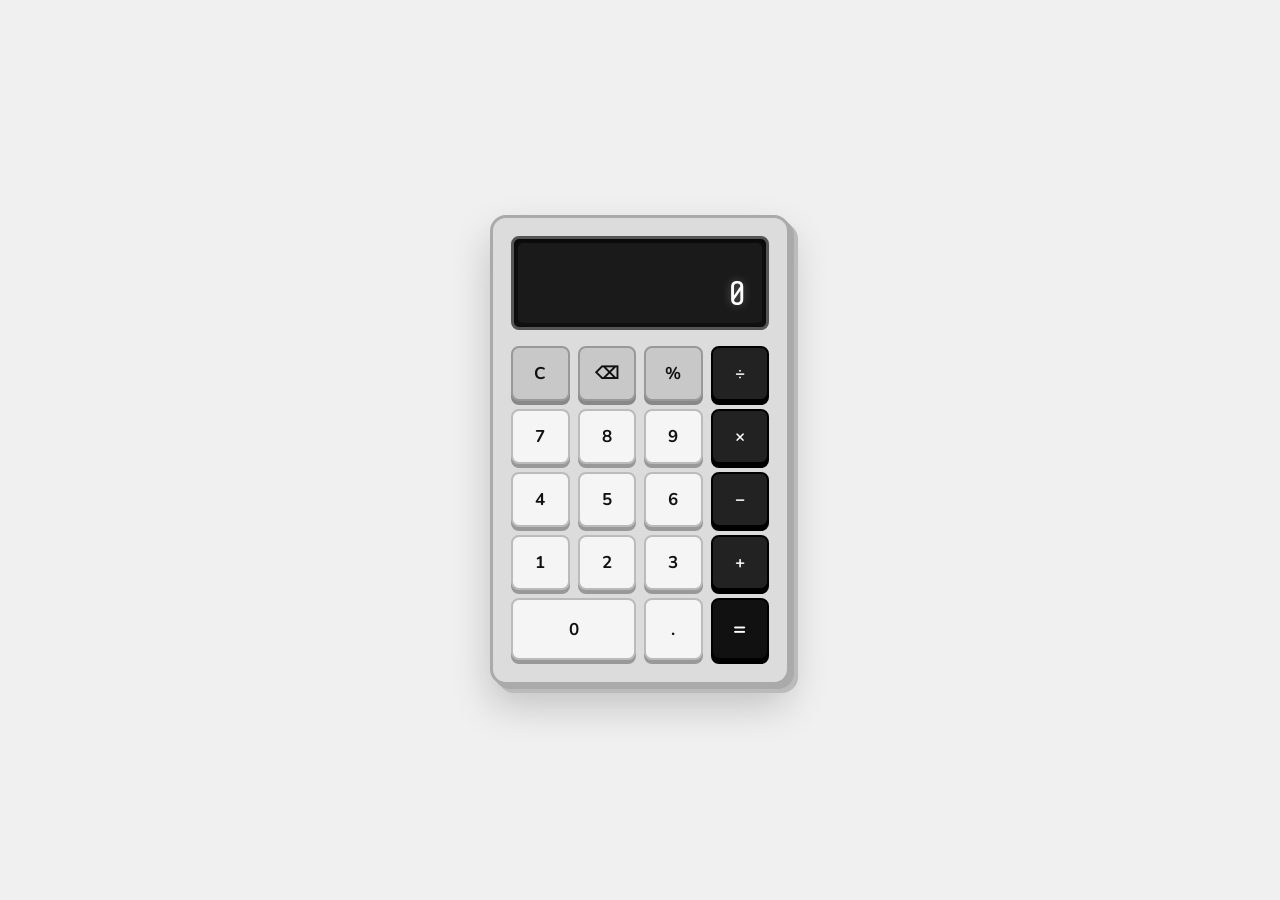
<file: calculator/index.html>
<!DOCTYPE html>
<html lang="en">
<head>
  <meta charset="UTF-8" />
  <meta name="viewport" content="width=device-width, initial-scale=1.0"/>
  <title>Calculator</title>
  <link href="https://fonts.googleapis.com/css2?family=Share+Tech+Mono&family=Nunito:wght@400;700;800&display=swap" rel="stylesheet">
  <link rel="stylesheet" href="style.css" />
</head>
<body>

  

  <div class="calculator-shell">

    

    <!-- Display -->
    <div class="display-wrapper">
      <div class="display-inner">
        <div class="expression-line" id="expression"></div>
        <div class="main-display" id="display">0</div>
      </div>
    </div>

    <!-- Buttons -->
    <div class="buttons">

      <!-- Row 1: Utility -->
      <button class="util" onclick="clearDisplay()">C</button>
      <button class="util" onclick="deleteLast()">⌫</button>
      <button class="util" onclick="appendToDisplay('%')">%</button>
      <button class="op"   onclick="appendToDisplay('/')">÷</button>

      <!-- Row 2 -->
      <button class="num" onclick="appendToDisplay('7')">7</button>
      <button class="num" onclick="appendToDisplay('8')">8</button>
      <button class="num" onclick="appendToDisplay('9')">9</button>
      <button class="op"  onclick="appendToDisplay('*')">×</button>

      <!-- Row 3 -->
      <button class="num" onclick="appendToDisplay('4')">4</button>
      <button class="num" onclick="appendToDisplay('5')">5</button>
      <button class="num" onclick="appendToDisplay('6')">6</button>
      <button class="op"  onclick="appendToDisplay('-')">−</button>

      <!-- Row 4 -->
      <button class="num" onclick="appendToDisplay('1')">1</button>
      <button class="num" onclick="appendToDisplay('2')">2</button>
      <button class="num" onclick="appendToDisplay('3')">3</button>
      <button class="op"  onclick="appendToDisplay('+')">+</button>

      <!-- Row 5 -->
      <button class="num span-two" onclick="appendToDisplay('0')">0</button>
      <button class="num" onclick="appendToDisplay('.')">.</button>
      <button class="equals" onclick="calculate()">=</button>

    </div>

  </div>

  <script src="script.js"></script>
</body>
</html>
</file>
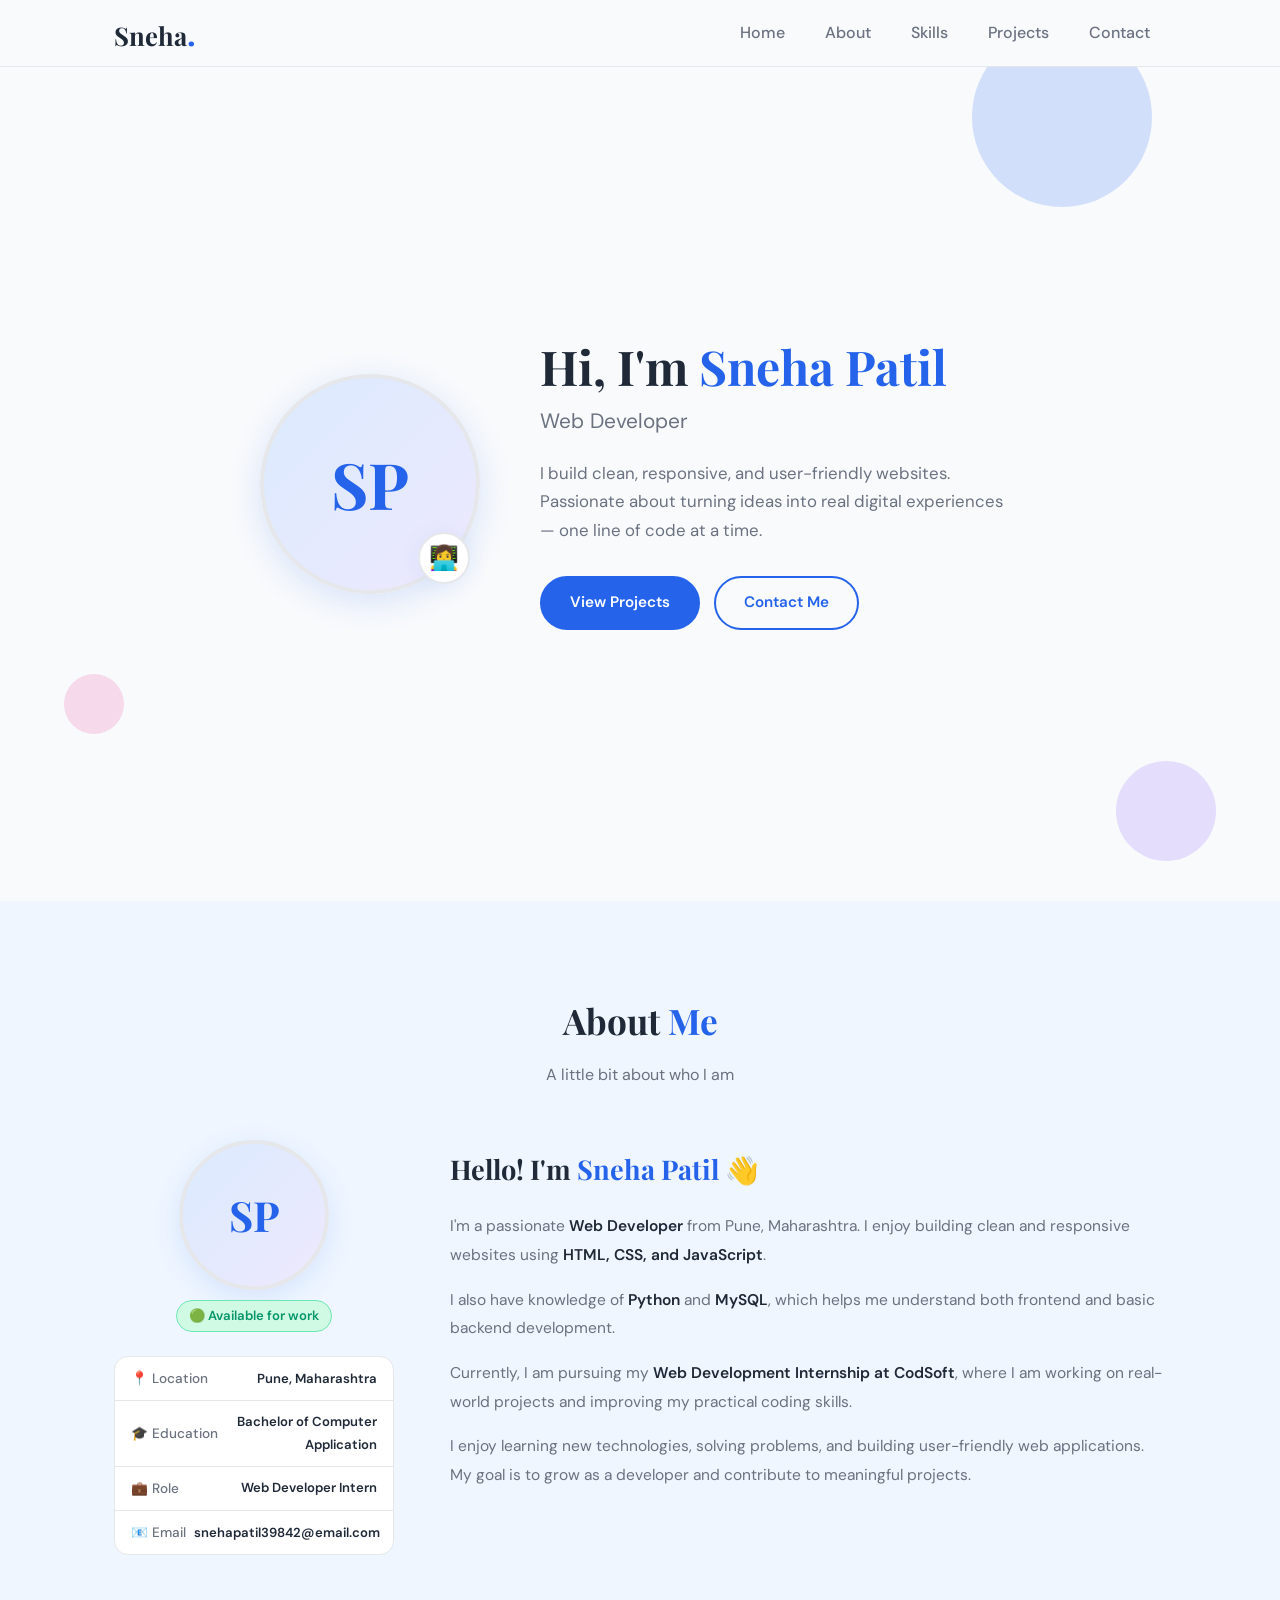
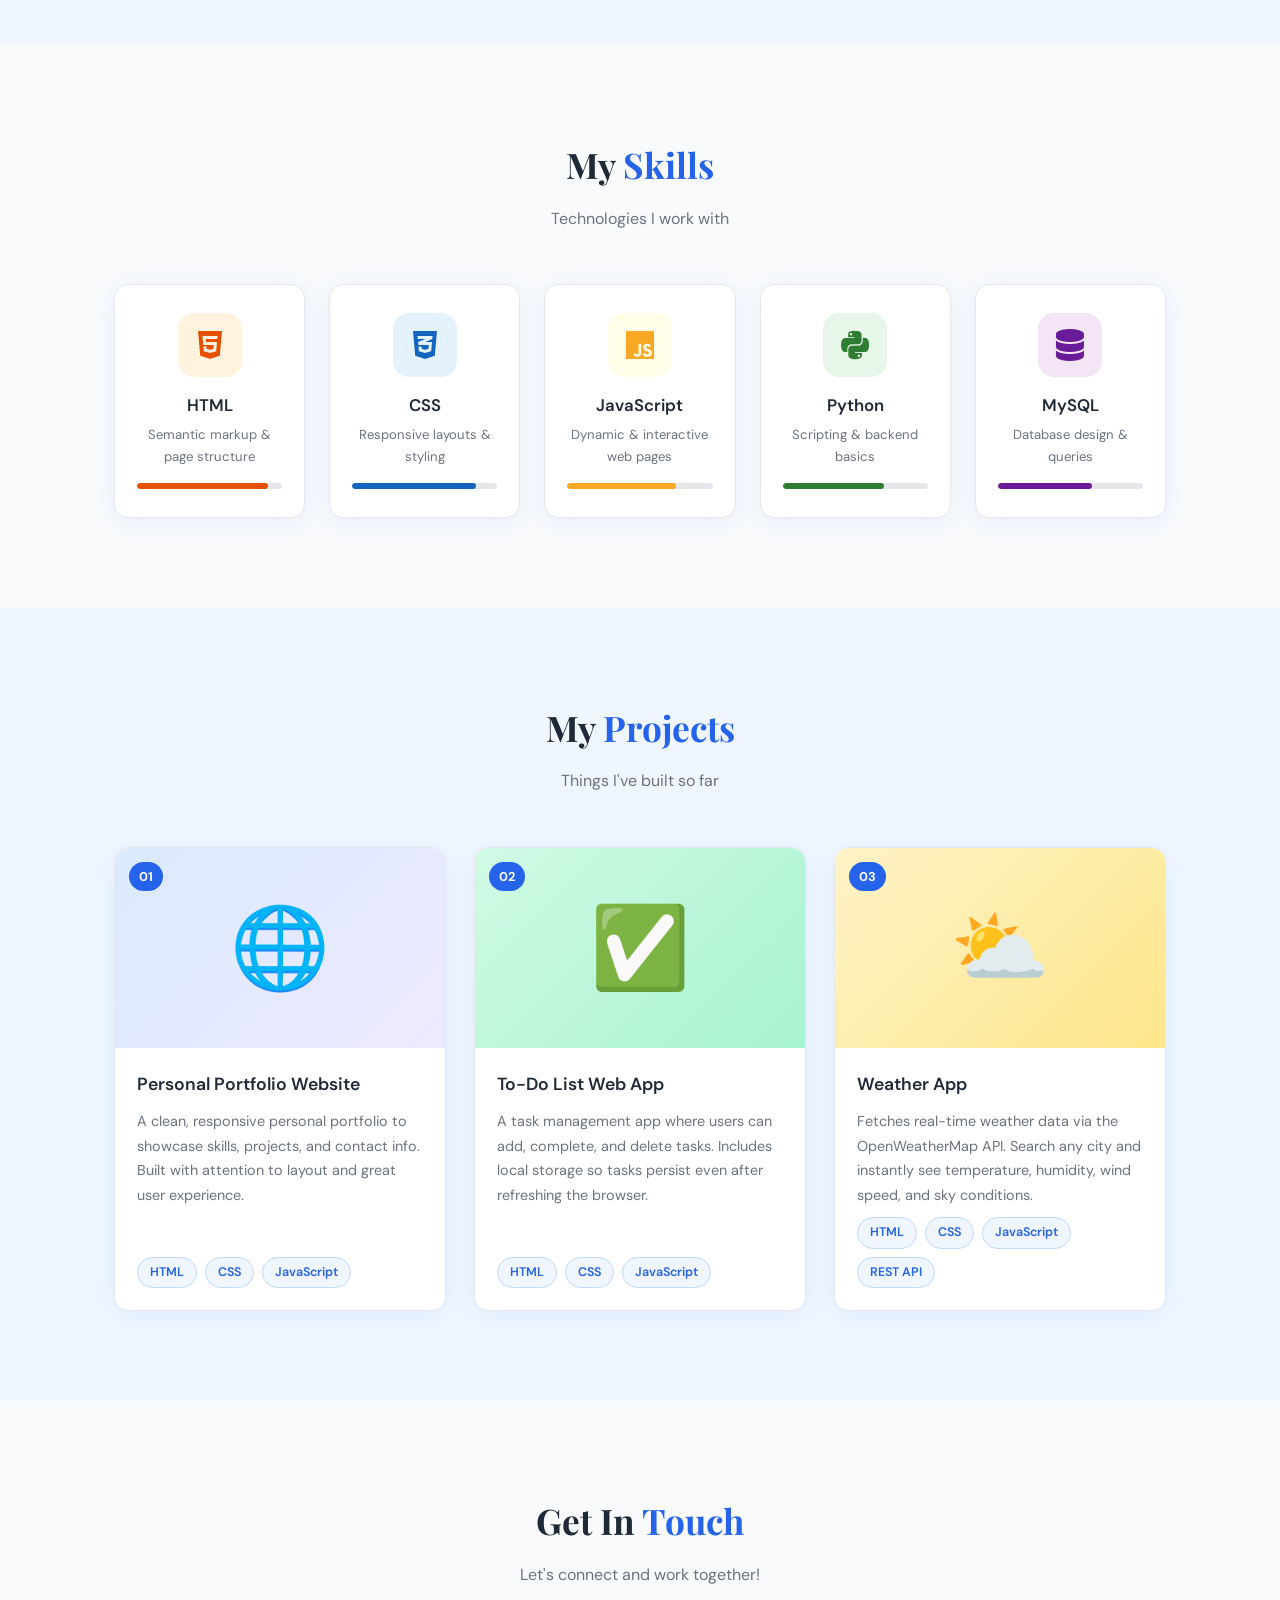
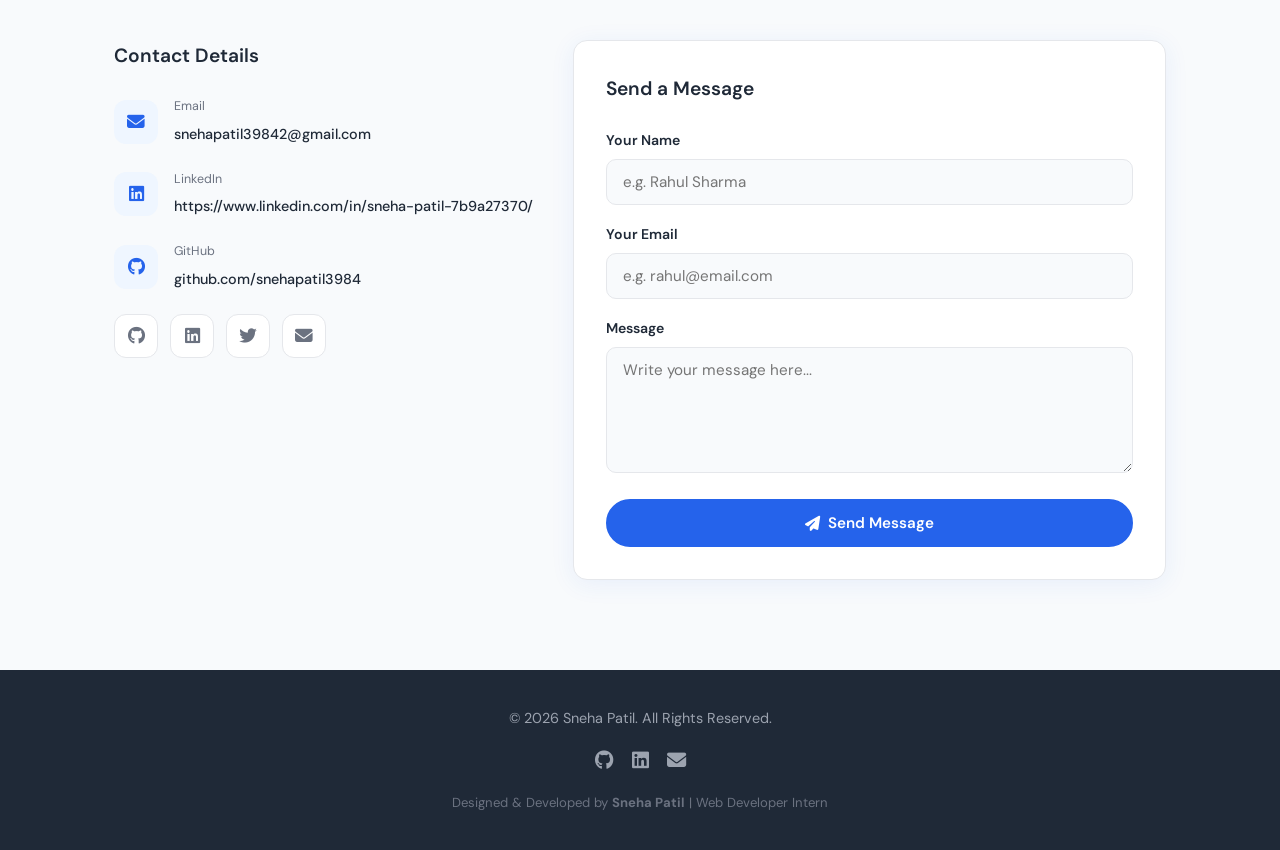
<file: portfolio/index.html>
<!DOCTYPE html>
<html lang="en">
<head>
  <meta charset="UTF-8" />
  <meta name="viewport" content="width=device-width, initial-scale=1.0"/>
  <title>Sneha Patil | Web Developer</title>
  <!-- Link to external CSS -->
  <link rel="stylesheet" href="style.css" />
  <!-- Google Fonts: Playfair Display + DM Sans -->
  <link href="https://fonts.googleapis.com/css2?family=Playfair+Display:wght@600;700&family=DM+Sans:wght@300;400;500;600&display=swap" rel="stylesheet"/>
  <!-- Font Awesome for icons -->
  <link rel="stylesheet" href="https://cdnjs.cloudflare.com/ajax/libs/font-awesome/6.5.0/css/all.min.css"/>
</head>
<body>

  <!-- ===================== NAVBAR ===================== -->
  <nav class="navbar" id="navbar">
    <div class="nav-container">
      <!-- Logo / Name -->
      <a href="#home" class="nav-logo">Sneha<span>.</span></a>

      <!-- Hamburger menu button (for mobile) -->
      <button class="hamburger" id="hamburger" aria-label="Toggle menu">
        <span></span><span></span><span></span>
      </button>

      <!-- Navigation links -->
      <ul class="nav-links" id="nav-links">
        <li><a href="#home"     class="nav-link">Home</a></li>
        <li><a href="#about"   class="nav-link">About</a></li>
        <li><a href="#skills"  class="nav-link">Skills</a></li>
        <li><a href="#projects" class="nav-link">Projects</a></li>
        <li><a href="#contact" class="nav-link">Contact</a></li>
      </ul>
    </div>
  </nav>

  <!-- ===================== HOME SECTION ===================== -->
  <section class="section" id="home">
    <div class="home-container">
      <!-- Avatar / Illustration -->
      <div class="home-avatar">
        <div class="avatar-circle">
          <span class="avatar-initials">SP</span>
        </div>
        <div class="avatar-badge">👩‍💻</div>
      </div>

      <!-- Text Content -->
      <div class="home-text">
        
        <h1 class="home-title">Hi, I'm <span class="highlight">Sneha Patil</span></h1>
        <h2 class="home-subtitle">Web Developer</h2>
        <p class="home-description">
          I build clean, responsive, and user-friendly websites.
          Passionate about turning ideas into real digital experiences —
          one line of code at a time.
        </p>
        <!-- CTA Buttons -->
        <div class="home-buttons">
          <a href="#projects" class="btn btn-primary">View Projects</a>
          <a href="#contact"  class="btn btn-secondary">Contact Me</a>
        </div>
      </div>
    </div>
    <!-- Decorative floating shapes -->
    <div class="shape shape-1"></div>
    <div class="shape shape-2"></div>
    <div class="shape shape-3"></div>
  </section>

  <!-- ===================== ABOUT SECTION ===================== -->
  <section class="section section-alt" id="about">
    <div class="container">
      <h2 class="section-title">About <span class="highlight">Me</span></h2>
      <p class="section-subtitle">A little bit about who I am</p>

      <!-- Two-column layout: left = avatar + quick info, right = paragraphs -->
      <div class="about-layout">

        <!-- Left: Avatar + quick facts -->
        <div class="about-left">
          <div class="about-avatar-wrap">
            <div class="about-avatar">
              <span>SP</span>
            </div>
            <div class="about-status">🟢 Available for work</div>
          </div>

          <!-- Quick info list -->
          <ul class="about-info-list">
            <li><span class="info-label">📍 Location</span><span>Pune, Maharashtra</span></li>
            <li><span class="info-label">🎓 Education</span><span>Bachelor of Computer Application</span></li>
            <li><span class="info-label">💼 Role</span><span>Web Developer Intern</span></li>
            <li><span class="info-label">📧 Email</span><span>snehapatil39842@email.com</span></li>
          </ul>

          
        </div>

       <div class="about-right">

  <h3 class="about-heading">Hello! I'm <span class="highlight">Sneha Patil</span> 👋</h3>

  <p class="about-para">
  I'm a passionate <strong>Web Developer</strong> from Pune, Maharashtra. 
  I enjoy building clean and responsive websites using 
  <strong>HTML, CSS, and JavaScript</strong>.
</p>

<p class="about-para">
  I also have knowledge of <strong>Python</strong> and <strong>MySQL</strong>, 
  which helps me understand both frontend and basic backend development.
</p>

<p class="about-para">
  Currently, I am pursuing my <strong>Web Development Internship at CodSoft</strong>, 
  where I am working on real-world projects and improving my practical coding skills.
</p>

<p class="about-para">
  I enjoy learning new technologies, solving problems, and building 
  user-friendly web applications. My goal is to grow as a developer 
  and contribute to meaningful projects.
</p>

          

        </div>
      </div>
    </div>
  </section>

  <!-- ===================== SKILLS SECTION ===================== -->
  <section class="section" id="skills">
    <div class="container">
      <h2 class="section-title">My <span class="highlight">Skills</span></h2>
      <p class="section-subtitle">Technologies I work with</p>

      <div class="skills-grid">

        <!-- Skill Card: HTML -->
        <div class="skill-card card">
          <div class="skill-icon" style="background:#FFF3E0; color:#E65100;">
            <i class="fa-brands fa-html5"></i>
          </div>
          <h3 class="skill-name">HTML</h3>
          <p class="skill-desc">Semantic markup & page structure</p>
          <div class="skill-bar">
            <div class="skill-fill" style="width: 90%; background:#E65100;"></div>
          </div>
        </div>

        <!-- Skill Card: CSS -->
        <div class="skill-card card">
          <div class="skill-icon" style="background:#E3F2FD; color:#1565C0;">
            <i class="fa-brands fa-css3-alt"></i>
          </div>
          <h3 class="skill-name">CSS</h3>
          <p class="skill-desc">Responsive layouts & styling</p>
          <div class="skill-bar">
            <div class="skill-fill" style="width: 85%; background:#1565C0;"></div>
          </div>
        </div>

        <!-- Skill Card: JavaScript -->
        <div class="skill-card card">
          <div class="skill-icon" style="background:#FFFDE7; color:#F9A825;">
            <i class="fa-brands fa-js"></i>
          </div>
          <h3 class="skill-name">JavaScript</h3>
          <p class="skill-desc">Dynamic & interactive web pages</p>
          <div class="skill-bar">
            <div class="skill-fill" style="width: 75%; background:#F9A825;"></div>
          </div>
        </div>

        <!-- Skill Card: Python -->
        <div class="skill-card card">
          <div class="skill-icon" style="background:#E8F5E9; color:#2E7D32;">
            <i class="fa-brands fa-python"></i>
          </div>
          <h3 class="skill-name">Python</h3>
          <p class="skill-desc">Scripting & backend basics</p>
          <div class="skill-bar">
            <div class="skill-fill" style="width: 70%; background:#2E7D32;"></div>
          </div>
        </div>

        <!-- Skill Card: MySQL -->
        <div class="skill-card card">
          <div class="skill-icon" style="background:#F3E5F5; color:#6A1B9A;">
            <i class="fa-solid fa-database"></i>
          </div>
          <h3 class="skill-name">MySQL</h3>
          <p class="skill-desc">Database design & queries</p>
          <div class="skill-bar">
            <div class="skill-fill" style="width: 65%; background:#6A1B9A;"></div>
          </div>
        </div>

      </div>
    </div>
  </section>

  <!-- ===================== PROJECTS SECTION ===================== -->
  <section class="section section-alt" id="projects">
    <div class="container">
      <h2 class="section-title">My <span class="highlight">Projects</span></h2>
      <p class="section-subtitle">Things I've built so far</p>

      <div class="projects-grid">

        <!-- ── Project 1: Portfolio Website ── -->
        <div class="project-card card">
          <div class="project-img-wrap">
            <div class="project-img project-img-1"></div>
            <div class="project-number">01</div>
          </div>
          <div class="project-body">
            <h3 class="project-title">Personal Portfolio Website</h3>
            <p class="project-desc">
              A clean, responsive personal portfolio to showcase skills,
              projects, and contact info. Built with attention to layout
              and great user experience.
            </p>
            <div class="project-tags">
              <span class="tag">HTML</span>
              <span class="tag">CSS</span>
              <span class="tag">JavaScript</span>
            </div>
            <!-- View Project button triggers the modal -->  
          </div>
        </div>

        <!-- ── Project 2: To-Do App ── -->
        <div class="project-card card">
          <div class="project-img-wrap">
            <div class="project-img project-img-2"></div>
            <div class="project-number">02</div>
          </div>
          <div class="project-body">
            <h3 class="project-title">To-Do List Web App</h3>
            <p class="project-desc">
              A task management app where users can add, complete, and
              delete tasks. Includes local storage so tasks persist even
              after refreshing the browser.
            </p>
            <div class="project-tags">
              <span class="tag">HTML</span>
              <span class="tag">CSS</span>
              <span class="tag">JavaScript</span>
            </div>
          </div>
        </div>

        <!-- ── Project 3: Weather App ── -->
        <div class="project-card card">
          <div class="project-img-wrap">
            <div class="project-img project-img-3"></div>
            <div class="project-number">03</div>
          </div>
          <div class="project-body">
            <h3 class="project-title">Weather App</h3>
            <p class="project-desc">
              Fetches real-time weather data via the OpenWeatherMap API.
              Search any city and instantly see temperature, humidity,
              wind speed, and sky conditions.
            </p>
            <div class="project-tags">
              <span class="tag">HTML</span>
              <span class="tag">CSS</span>
              <span class="tag">JavaScript</span>
              <span class="tag">REST API</span>
            </div>
           
          </div>
        </div>

      </div>
    </div>
  </section>

  

  <!-- ===================== CONTACT SECTION ===================== -->
  <section class="section" id="contact">
    <div class="container">
      <h2 class="section-title">Get In <span class="highlight">Touch</span></h2>
      <p class="section-subtitle">Let's connect and work together!</p>

      <div class="contact-grid">

        <!-- Contact Info -->
        <div class="contact-info">
          <h3>Contact Details</h3>

         <div class="contact-item">
  <div class="contact-icon">
    <i class="fa-solid fa-envelope"></i>
  </div>

  <div>
    <p class="contact-label">Email</p>
    <a href="mailto:snehapatil39842@gmail.com">
      snehapatil39842@gmail.com
    </a>
  </div>
</div>

          <div class="contact-item">
            <div class="contact-icon"><i class="fa-brands fa-linkedin"></i></div>
            <div>
              <p class="contact-label">LinkedIn</p>
              <a href="https://linkedin.com/in/snehapatil" target="_blank">https://www.linkedin.com/in/sneha-patil-7b9a27370/</a>
            </div>
          </div>

          <div class="contact-item">
            <div class="contact-icon"><i class="fa-brands fa-github"></i></div>
            <div>
              <p class="contact-label">GitHub</p>
              <a href="https://github.com/snehapatil" target="_blank">github.com/snehapatil3984</a>
            </div>
          </div>

          <!-- Social icons row -->
          <div class="social-row">
            <a href="#" class="social-icon" title="GitHub"><i class="fa-brands fa-github"></i></a>
            <a href="#" class="social-icon" title="LinkedIn"><i class="fa-brands fa-linkedin"></i></a>
            <a href="#" class="social-icon" title="Twitter"><i class="fa-brands fa-twitter"></i></a>
            <a href="#" class="social-icon" title="Email"><i class="fa-solid fa-envelope"></i></a>
          </div>
        </div>

        <!-- Contact Form -->
        <div class="contact-form card">
          <h3>Send a Message</h3>
          <form id="contactForm">
            <div class="form-group">
              <label for="name">Your Name</label>
              <input type="text" id="name" placeholder="e.g. Rahul Sharma" required />
            </div>
            <div class="form-group">
              <label for="email">Your Email</label>
              <input type="email" id="email" placeholder="e.g. rahul@email.com" required />
            </div>
            <div class="form-group">
              <label for="message">Message</label>
              <textarea id="message" rows="5" placeholder="Write your message here..." required></textarea>
            </div>
            <button type="submit" class="btn btn-primary btn-full">
              <i class="fa-solid fa-paper-plane"></i> Send Message
            </button>
            <!-- Success message (hidden by default) -->
            <div id="form-success" class="form-success hidden">
              ✅ Message sent! I'll get back to you soon.
            </div>
          </form>
        </div>

      </div>
    </div>
  </section>

  <!-- ===================== FOOTER ===================== -->
 <footer class="footer">
  <div class="footer-container">

    <p class="footer-copy">© 2026 Sneha Patil. All Rights Reserved.</p>

    <div class="footer-socials">
      <a href="https://github.com/" target="_blank" title="GitHub">
        <i class="fa-brands fa-github"></i>
      </a>

      <a href="https://linkedin.com/" target="_blank" title="LinkedIn">
        <i class="fa-brands fa-linkedin"></i>
      </a>

      <a href="mailto:snehapatil39842@gmail.com" title="Email">
        <i class="fa-solid fa-envelope"></i>
      </a>
    </div>

    <p class="footer-made">
      Designed & Developed by <strong>Sneha Patil</strong> | Web Developer Intern
    </p>

  </div>
</footer>

<!-- Back to top button -->
<button class="back-to-top" id="backToTop" title="Back to top">
  ↑
</button>
</file>
<file: calculator/style.css>
* {
  margin: 0;
  padding: 0;
  box-sizing: border-box;
}

body {
  background-color: #f0f0f0;
  display: flex;
  flex-direction: column;
  justify-content: center;
  align-items: center;
  min-height: 100vh;
  font-family: 'Nunito', sans-serif;
}

/* Page label above calculator */
.label {
  font-size: 13px;
  font-weight: 700;
  letter-spacing: 3px;
  color: #555;
  text-transform: uppercase;
  margin-bottom: 14px;
}

/* ─── OUTER SHELL ─────────────────────────── */
.calculator-shell {
  background-color: #dcdcdc;
  border: 3px solid #aaa;
  border-radius: 16px;
  padding: 18px 18px 22px 18px;
  box-shadow:
    4px 4px 0px #aaa,
    8px 8px 0px #bbb,
    0 20px 40px rgba(0, 0, 0, 0.2);
  width: 300px;
}

/* ─── BRAND STRIP ─────────────────────────── */
.brand-strip {
  display: flex;
  justify-content: space-between;
  align-items: center;
  margin-bottom: 12px;
  padding: 0 4px;
}

.brand-name {
  font-size: 11px;
  font-weight: 800;
  letter-spacing: 4px;
  color: #444;
  text-transform: uppercase;
}

.model-dots {
  display: flex;
  gap: 4px;
}

.dot {
  width: 6px;
  height: 6px;
  border-radius: 50%;
  background-color: #999;
  border: 1px solid #777;
}

/* ─── DISPLAY ─────────────────────────────── */
.display-wrapper {
  background-color: #111;
  border-radius: 8px;
  border: 3px solid #555;
  padding: 4px;
  margin-bottom: 16px;
  box-shadow: inset 0 3px 8px rgba(0, 0, 0, 0.6);
}

.display-inner {
  background-color: #1a1a1a;
  border-radius: 5px;
  padding: 12px 14px 10px;
  min-height: 80px;
  display: flex;
  flex-direction: column;
  justify-content: space-between;
}

.expression-line {
  font-family: 'Share Tech Mono', monospace;
  font-size: 12px;
  color: #666;
  text-align: right;
  min-height: 16px;
  letter-spacing: 1px;
}

.main-display {
  font-family: 'Share Tech Mono', monospace;
  font-size: 34px;
  color: #ffffff;
  text-align: right;
  letter-spacing: 2px;
  text-shadow: 0 0 10px rgba(255, 255, 255, 0.3);
  word-break: break-all;
}

/* ─── BUTTON GRID ─────────────────────────── */
.buttons {
  display: grid;
  grid-template-columns: repeat(4, 1fr);
  gap: 8px;
}

/* Base button style */
button {
  font-family: 'Nunito', sans-serif;
  font-size: 17px;
  font-weight: 700;
  padding: 14px 0;
  border-radius: 8px;
  cursor: pointer;
  border: none;
  transition: transform 0.07s, box-shadow 0.07s;
}

/* Press down effect */
button:active {
  transform: translateY(2px);
  box-shadow: none !important;
}

/* Number buttons — light gray */
button.num {
  background-color: #f5f5f5;
  color: #111;
  border: 2px solid #bbb;
  box-shadow: 0 4px 0 #999;
}

button.num:hover {
  background-color: #ffffff;
}

/* Operator buttons — dark */
button.op {
  background-color: #222;
  color: #fff;
  border: 2px solid #000;
  box-shadow: 0 4px 0 #000;
}

button.op:hover {
  background-color: #333;
}

/* Utility buttons — mid gray */
button.util {
  background-color: #c8c8c8;
  color: #111;
  border: 2px solid #999;
  box-shadow: 0 4px 0 #888;
}

button.util:hover {
  background-color: #d8d8d8;
}

/* Equals button */
button.equals {
  background-color: #111;
  color: #fff;
  border: 2px solid #000;
  box-shadow: 0 4px 0 #000;
  font-size: 22px;
}

button.equals:hover {
  background-color: #333;
}

/* Zero button spans 2 columns */
button.span-two {
  grid-column: span 2;
}

/* ─── SERIAL LABEL ────────────────────────── */
.serial {
  text-align: center;
  margin-top: 14px;
  font-size: 10px;
  letter-spacing: 2px;
  color: #888;
}
</file>
<file: portfolio/style.css>
/* =========================================================
   SNEHA PATIL — PERSONAL PORTFOLIO STYLESHEET
   CodSoft Internship Task
   ========================================================= */

/* ─── 1. CSS VARIABLES (Color Palette & Fonts) ─── */
:root {
  --bg:          #F8FAFC;      /* Page background */
  --bg-alt:      #EFF6FF;      /* Alternate section background */
  --primary:     #2563EB;      /* Main accent / buttons */
  --primary-dark:#1D4ED8;      /* Hover state for primary */
  --text:        #1F2937;      /* Main text */
  --text-muted:  #6B7280;      /* Subtle text */
  --card-bg:     #FFFFFF;      /* Card backgrounds */
  --border:      #E5E7EB;      /* Borders */
  --shadow:      0 4px 24px rgba(37, 99, 235, 0.08);
  --radius:      14px;
  --transition:  0.3s ease;
  --font-display: 'Playfair Display', serif;
  --font-body:    'DM Sans', sans-serif;
}

/* ─── 2. RESET & BASE ─── */
*, *::before, *::after {
  box-sizing: border-box;
  margin: 0;
  padding: 0;
}

html {
  scroll-behavior: smooth;   /* Smooth scrolling when clicking nav links */
}

body {
  font-family: var(--font-body);
  background: var(--bg);
  color: var(--text);
  line-height: 1.7;
  font-size: 16px;
}

/* Remove default list styling */
ul { list-style: none; }

/* Remove default link underline */
a {
  text-decoration: none;
  color: inherit;
}

img { max-width: 100%; display: block; }

/* ─── 3. UTILITY CLASSES ─── */

/* Centered, max-width container */
.container {
  max-width: 1100px;
  margin: 0 auto;
  padding: 0 24px;
}

/* Section spacing */
.section {
  padding: 90px 0;
  position: relative;
  overflow: hidden;
}

/* Alternate section background */
.section-alt {
  background: var(--bg-alt);
}

/* Section title style */
.section-title {
  font-family: var(--font-display);
  font-size: 2.2rem;
  text-align: center;
  margin-bottom: 10px;
  color: var(--text);
}

/* Highlighted word in title */
.highlight {
  color: var(--primary);
}

/* Section subtitle */
.section-subtitle {
  text-align: center;
  color: var(--text-muted);
  margin-bottom: 52px;
  font-size: 1rem;
}

/* Card base style */
.card {
  background: var(--card-bg);
  border: 1px solid var(--border);
  border-radius: var(--radius);
  box-shadow: var(--shadow);
  transition: transform var(--transition), box-shadow var(--transition);
}

/* Lift card on hover */
.card:hover {
  transform: translateY(-6px);
  box-shadow: 0 12px 36px rgba(37, 99, 235, 0.14);
}

/* ─── 4. BUTTONS ─── */
.btn {
  display: inline-flex;
  align-items: center;
  gap: 8px;
  padding: 12px 28px;
  border-radius: 50px;         /* Pill shape */
  font-family: var(--font-body);
  font-size: 0.95rem;
  font-weight: 600;
  cursor: pointer;
  border: 2px solid transparent;
  transition: all var(--transition);
}

/* Primary button — filled blue */
.btn-primary {
  background: var(--primary);
  color: #fff;
  border-color: var(--primary);
}
.btn-primary:hover {
  background: var(--primary-dark);
  border-color: var(--primary-dark);
  transform: translateY(-2px);
}

/* Secondary button — outline */
.btn-secondary {
  background: transparent;
  color: var(--primary);
  border-color: var(--primary);
}
.btn-secondary:hover {
  background: var(--primary);
  color: #fff;
  transform: translateY(-2px);
}

/* Small buttons for project cards */
.btn-sm {
  padding: 8px 18px;
  font-size: 0.85rem;
}

/* Full-width button */
.btn-full {
  width: 100%;
  justify-content: center;
}

/* Hidden utility */
.hidden { display: none !important; }

/* ─── 5. NAVBAR ─── */
.navbar {
  position: sticky;         /* Stays at top when scrolling */
  top: 0;
  width: 100%;
  z-index: 1000;
  background: rgba(248, 250, 252, 0.92);
  backdrop-filter: blur(10px);  /* Frosted glass effect */
  border-bottom: 1px solid var(--border);
  transition: box-shadow var(--transition);
}

/* Add shadow when page is scrolled (toggled by JS) */
.navbar.scrolled {
  box-shadow: 0 2px 20px rgba(0,0,0,0.08);
}

.nav-container {
  display: flex;
  align-items: center;
  justify-content: space-between;
  max-width: 1100px;
  margin: 0 auto;
  padding: 0 24px;
  height: 66px;
}

/* Logo */
.nav-logo {
  font-family: var(--font-display);
  font-size: 1.6rem;
  font-weight: 700;
  color: var(--text);
}
.nav-logo span {
  color: var(--primary);
  font-size: 2rem;
}

/* Nav links list */
.nav-links {
  display: flex;
  gap: 8px;
}

/* Individual nav link */
.nav-link {
  padding: 8px 16px;
  border-radius: 8px;
  font-weight: 500;
  color: var(--text-muted);
  transition: all var(--transition);
  position: relative;
}
.nav-link:hover,
.nav-link.active {
  color: var(--primary);
  background: #EFF6FF;
}

/* Hamburger button (hidden on desktop) */
.hamburger {
  display: none;
  flex-direction: column;
  gap: 5px;
  background: none;
  border: none;
  cursor: pointer;
  padding: 4px;
}
.hamburger span {
  display: block;
  width: 26px;
  height: 2.5px;
  background: var(--text);
  border-radius: 4px;
  transition: all var(--transition);
}

/* ─── 6. HOME / HERO SECTION ─── */
#home {
  min-height: calc(100vh - 66px);
  display: flex;
  align-items: center;
  background: var(--bg);
  padding: 60px 24px;
}

.home-container {
  max-width: 1100px;
  margin: 0 auto;
  display: flex;
  align-items: center;
  gap: 60px;
  flex-wrap: wrap;           /* Wrap on small screens */
  justify-content: center;
}

/* Avatar circle */
.home-avatar {
  position: relative;
  flex-shrink: 0;
}
.avatar-circle {
  width: 220px;
  height: 220px;
  border-radius: 50%;
  background: linear-gradient(135deg, #DBEAFE 0%, #EDE9FE 100%);
  display: flex;
  align-items: center;
  justify-content: center;
  border: 4px solid var(--border);
  box-shadow: 0 8px 32px rgba(37,99,235,0.15);
}
.avatar-initials {
  font-family: var(--font-display);
  font-size: 4rem;
  color: var(--primary);
  font-weight: 700;
}
/* Small floating badge with emoji */
.avatar-badge {
  position: absolute;
  bottom: 10px;
  right: 10px;
  background: #fff;
  border: 2px solid var(--border);
  border-radius: 50%;
  width: 52px;
  height: 52px;
  display: flex;
  align-items: center;
  justify-content: center;
  font-size: 1.5rem;
  box-shadow: var(--shadow);
}

/* Hero text content */
.home-text {
  flex: 1;
  min-width: 280px;
}
.home-greeting {
  font-size: 1rem;
  color: var(--primary);
  font-weight: 600;
  letter-spacing: 0.5px;
  margin-bottom: 8px;
}
.home-title {
  font-family: var(--font-display);
  font-size: 3rem;
  line-height: 1.2;
  margin-bottom: 8px;
}
.home-subtitle {
  font-size: 1.3rem;
  color: var(--text-muted);
  font-weight: 400;
  margin-bottom: 20px;
}
.home-description {
  color: var(--text-muted);
  max-width: 480px;
  margin-bottom: 32px;
  font-size: 1.05rem;
}
.home-buttons {
  display: flex;
  gap: 14px;
  flex-wrap: wrap;
}

/* Decorative floating shapes */
.shape {
  position: absolute;
  border-radius: 50%;
  opacity: 0.18;
  pointer-events: none;
  animation: float 6s ease-in-out infinite;
}
.shape-1 {
  width: 180px; height: 180px;
  background: var(--primary);
  top: -40px; right: 10%;
  animation-delay: 0s;
}
.shape-2 {
  width: 100px; height: 100px;
  background: #8B5CF6;
  bottom: 40px; right: 5%;
  animation-delay: 2s;
}
.shape-3 {
  width: 60px; height: 60px;
  background: #EC4899;
  bottom: 20%; left: 5%;
  animation-delay: 4s;
}
@keyframes float {
  0%, 100% { transform: translateY(0); }
  50%       { transform: translateY(-18px); }
}

/* ─── 7. ABOUT SECTION ─── */

/* Two-column layout: avatar on left, paragraphs on right */
.about-layout {
  display: grid;
  grid-template-columns: 280px 1fr;
  gap: 56px;
  align-items: start;
}

/* ── Left column ── */
.about-left {
  display: flex;
  flex-direction: column;
  align-items: center;
  text-align: center;
}

/* Avatar circle */
.about-avatar-wrap {
  margin-bottom: 24px;
}
.about-avatar {
  width: 150px;
  height: 150px;
  border-radius: 50%;
  background: linear-gradient(135deg, #DBEAFE 0%, #EDE9FE 100%);
  border: 4px solid var(--border);
  display: flex;
  align-items: center;
  justify-content: center;
  margin: 0 auto 10px;
  box-shadow: 0 8px 28px rgba(37,99,235,0.12);
}
.about-avatar span {
  font-family: var(--font-display);
  font-size: 2.6rem;
  font-weight: 700;
  color: var(--primary);
}
.about-status {
  font-size: 0.82rem;
  color: #059669;
  font-weight: 600;
  background: #D1FAE5;
  border: 1px solid #6EE7B7;
  padding: 4px 12px;
  border-radius: 20px;
  display: inline-block;
}

/* Quick facts list */
.about-info-list {
  list-style: none;
  width: 100%;
  border: 1px solid var(--border);
  border-radius: var(--radius);
  background: var(--card-bg);
  overflow: hidden;
}
.about-info-list li {
  display: flex;
  justify-content: space-between;
  align-items: center;
  padding: 10px 16px;
  font-size: 0.85rem;
  border-bottom: 1px solid var(--border);
  gap: 8px;
}
.about-info-list li:last-child { border-bottom: none; }
.info-label {
  color: var(--text-muted);
  font-weight: 500;
  white-space: nowrap;
}
.about-info-list li span:last-child {
  color: var(--text);
  font-weight: 600;
  text-align: right;
  font-size: 0.82rem;
}

/* ── Right column ── */
.about-right {
  padding-top: 6px;
}
.about-heading {
  font-family: var(--font-display);
  font-size: 1.7rem;
  margin-bottom: 20px;
  color: var(--text);
}

/* Each paragraph */
.about-para {
  color: var(--text-muted);
  font-size: 0.97rem;
  line-height: 1.85;
  margin-bottom: 16px;
}
.about-para strong {
  color: var(--text);
  font-weight: 600;
}

/* Highlight chips row */
.about-chips {
  display: flex;
  flex-wrap: wrap;
  gap: 10px;
  margin-top: 22px;
}
.chip {
  background: #EFF6FF;
  color: var(--primary);
  border: 1px solid #BFDBFE;
  padding: 6px 16px;
  border-radius: 20px;
  font-size: 0.82rem;
  font-weight: 600;
  transition: all var(--transition);
}
.chip:hover {
  background: var(--primary);
  color: #fff;
  border-color: var(--primary);
}

/* Stack to single column on tablet/mobile */
@media (max-width: 860px) {
  .about-layout {
    grid-template-columns: 1fr;
    gap: 36px;
  }
  .about-left { flex-direction: row; flex-wrap: wrap; justify-content: center; gap: 24px; text-align: left; }
  .about-avatar-wrap { margin-bottom: 0; }
  .about-info-list { min-width: 260px; }
}
@media (max-width: 540px) {
  .about-left { flex-direction: column; align-items: center; text-align: center; }
}

/* ─── 8. SKILLS SECTION ─── */
.skills-grid {
  display: grid;
  grid-template-columns: repeat(auto-fit, minmax(190px, 1fr));
  gap: 24px;
}
.skill-card {
  padding: 28px 22px;
  text-align: center;
}
/* Skill icon circle */
.skill-icon {
  width: 64px;
  height: 64px;
  border-radius: 16px;
  display: flex;
  align-items: center;
  justify-content: center;
  font-size: 2rem;
  margin: 0 auto 14px;
}
.skill-name {
  font-size: 1.05rem;
  font-weight: 600;
  margin-bottom: 4px;
}
.skill-desc {
  font-size: 0.82rem;
  color: var(--text-muted);
  margin-bottom: 14px;
}
/* Progress bar */
.skill-bar {
  height: 6px;
  background: var(--border);
  border-radius: 99px;
  overflow: hidden;
}
.skill-fill {
  height: 100%;
  border-radius: 99px;
  transition: width 1s ease;
}

/* ─── 9. PROJECTS SECTION ─── */
.projects-grid {
  display: grid;
  grid-template-columns: repeat(auto-fit, minmax(300px, 1fr));
  gap: 28px;
}
.project-card {
  overflow: hidden;
  display: flex;
  flex-direction: column;
}

/* Image wrapper */
.project-img-wrap {
  position: relative;
}
.project-img {
  height: 200px;
  border-radius: var(--radius) var(--radius) 0 0;
  position: relative;
  overflow: hidden;
  background-size: cover;
  background-position: center;
}
/* Colored gradient placeholders for each project */
.project-img-1 {
  background: linear-gradient(135deg, #DBEAFE 0%, #EDE9FE 100%);
}
.project-img-1::after {
  content: '🌐';
  position: absolute; inset: 0;
  display: flex; align-items: center; justify-content: center;
  font-size: 5rem;
}
.project-img-2 {
  background: linear-gradient(135deg, #D1FAE5 0%, #A7F3D0 100%);
}
.project-img-2::after {
  content: '✅';
  position: absolute; inset: 0;
  display: flex; align-items: center; justify-content: center;
  font-size: 5rem;
}
.project-img-3 {
  background: linear-gradient(135deg, #FEF3C7 0%, #FDE68A 100%);
}
.project-img-3::after {
  content: '⛅';
  position: absolute; inset: 0;
  display: flex; align-items: center; justify-content: center;
  font-size: 5rem;
}

/* Hover overlay on project image */
.project-overlay {
  position: absolute; inset: 0;
  background: rgba(37, 99, 235, 0.75);
  display: flex; align-items: center; justify-content: center;
  color: #fff;
  font-weight: 600;
  font-size: 1rem;
  opacity: 0;
  transition: opacity var(--transition);
  z-index: 2;
}
.project-img-wrap:hover .project-overlay {
  opacity: 1;
}

/* Project number badge */
.project-number {
  position: absolute;
  top: 14px; left: 14px;
  background: var(--primary);
  color: #fff;
  font-size: 0.8rem;
  font-weight: 700;
  padding: 4px 10px;
  border-radius: 20px;
  z-index: 3;
}

/* Project card body */
.project-body {
  padding: 22px;
  flex: 1;
  display: flex;
  flex-direction: column;
  gap: 10px;
}
.project-title {
  font-size: 1.1rem;
  font-weight: 600;
}
.project-desc {
  color: var(--text-muted);
  font-size: 0.9rem;
  flex: 1;
}
/* Tech tags */
.project-tags {
  display: flex;
  flex-wrap: wrap;
  gap: 8px;
}
.tag {
  background: #EFF6FF;
  color: var(--primary);
  padding: 4px 12px;
  border-radius: 20px;
  font-size: 0.78rem;
  font-weight: 600;
  border: 1px solid #BFDBFE;
}
.project-links {
  display: flex;
  gap: 10px;
  margin-top: 4px;
}

/* ─── 10. CONTACT SECTION ─── */
.contact-grid {
  display: grid;
  grid-template-columns: 1fr 1.4fr;
  gap: 36px;
  align-items: start;
}

/* Left: info */
.contact-info h3,
.contact-form h3 {
  font-size: 1.2rem;
  margin-bottom: 24px;
  font-weight: 600;
}
.contact-item {
  display: flex;
  align-items: center;
  gap: 16px;
  margin-bottom: 22px;
}
.contact-icon {
  width: 44px; height: 44px;
  background: #EFF6FF;
  color: var(--primary);
  border-radius: 12px;
  display: flex;
  align-items: center;
  justify-content: center;
  font-size: 1.1rem;
  flex-shrink: 0;
}
.contact-label {
  font-size: 0.78rem;
  color: var(--text-muted);
  margin-bottom: 2px;
}
.contact-item a {
  color: var(--text);
  font-weight: 500;
  font-size: 0.9rem;
  transition: color var(--transition);
}
.contact-item a:hover {
  color: var(--primary);
}

/* Social icons */
.social-row {
  display: flex;
  gap: 12px;
  margin-top: 12px;
}
.social-icon {
  width: 44px; height: 44px;
  background: var(--card-bg);
  border: 1px solid var(--border);
  border-radius: 12px;
  display: flex;
  align-items: center;
  justify-content: center;
  font-size: 1.1rem;
  color: var(--text-muted);
  transition: all var(--transition);
}
.social-icon:hover {
  background: var(--primary);
  color: #fff;
  border-color: var(--primary);
  transform: translateY(-3px);
}

/* Right: form */
.contact-form {
  padding: 32px;
}
.form-group {
  margin-bottom: 18px;
}
.form-group label {
  display: block;
  font-size: 0.88rem;
  font-weight: 600;
  margin-bottom: 6px;
  color: var(--text);
}
.form-group input,
.form-group textarea {
  width: 100%;
  padding: 12px 16px;
  border: 1.5px solid var(--border);
  border-radius: 10px;
  background: var(--bg);
  font-family: var(--font-body);
  font-size: 0.95rem;
  color: var(--text);
  transition: border-color var(--transition);
  resize: vertical;
  outline: none;
}
.form-group input:focus,
.form-group textarea:focus {
  border-color: var(--primary);
  background: #fff;
}
/* Success message after form submit */
.form-success {
  background: #D1FAE5;
  color: #065F46;
  padding: 12px 16px;
  border-radius: 10px;
  font-size: 0.9rem;
  margin-top: 14px;
  text-align: center;
  font-weight: 500;
}

/* ─── 11. FOOTER ─── */
.footer {
  background: #1F2937;
  color: #9CA3AF;
  padding: 36px 24px;
}
.footer-container {
  max-width: 1100px;
  margin: 0 auto;
  display: flex;
  flex-direction: column;
  align-items: center;
  gap: 14px;
  text-align: center;
}
.footer-copy {
  font-size: 0.9rem;
}
.footer-socials {
  display: flex;
  gap: 18px;
  font-size: 1.2rem;
}
.footer-socials a {
  color: #9CA3AF;
  transition: color var(--transition);
}
.footer-socials a:hover {
  color: #fff;
}
.footer-made {
  font-size: 0.82rem;
  color: #6B7280;
}
.heart {
  color: #EF4444;
}

/* ─── 12. BACK TO TOP BUTTON ─── */
.back-to-top {
  position: fixed;
  bottom: 32px;
  right: 28px;
  width: 44px;
  height: 44px;
  background: var(--primary);
  color: #fff;
  border: none;
  border-radius: 50%;
  font-size: 1rem;
  cursor: pointer;
  box-shadow: 0 4px 16px rgba(37,99,235,0.4);
  display: none;           /* Hidden by default, shown by JS */
  align-items: center;
  justify-content: center;
  transition: all var(--transition);
  z-index: 999;
}
.back-to-top:hover {
  background: var(--primary-dark);
  transform: translateY(-3px);
}
.back-to-top.visible {
  display: flex;
}

/* ─── 13. MODAL — PROJECT DETAIL OVERLAY ─── */

/* .mt-12 utility — small top margin for the View Project button */
.mt-12 { margin-top: 14px; }

/* Dark semi-transparent backdrop */
.modal-backdrop {
  position: fixed;
  inset: 0;
  background: rgba(15, 23, 42, 0.65);
  backdrop-filter: blur(4px);
  z-index: 2000;
  display: flex;
  align-items: center;
  justify-content: center;
  padding: 20px;
  opacity: 0;
  pointer-events: none;
  transition: opacity 0.3s ease;
}
.modal-backdrop.active {
  opacity: 1;
  pointer-events: all;
}

/* The white modal box */
.modal-box {
  background: var(--card-bg);
  border-radius: 20px;
  width: 100%;
  max-width: 720px;
  max-height: 90vh;
  overflow-y: auto;
  box-shadow: 0 24px 80px rgba(0,0,0,0.22);
  position: relative;
  transform: translateY(40px) scale(0.97);
  transition: transform 0.35s cubic-bezier(0.34,1.56,0.64,1);
}
.modal-backdrop.active .modal-box {
  transform: translateY(0) scale(1);
}

/* Close (×) button */
.modal-close {
  position: absolute;
  top: 16px;
  right: 16px;
  width: 38px;
  height: 38px;
  background: rgba(255,255,255,0.9);
  border: 1px solid var(--border);
  border-radius: 50%;
  font-size: 1rem;
  color: var(--text);
  cursor: pointer;
  z-index: 10;
  display: flex;
  align-items: center;
  justify-content: center;
  transition: all var(--transition);
}
.modal-close:hover {
  background: #FEE2E2;
  color: #DC2626;
  border-color: #FCA5A5;
}

/* Large banner image at top of modal */
.modal-img {
  height: 260px;
  border-radius: 20px 20px 0 0;
  display: flex;
  align-items: center;
  justify-content: center;
  font-size: 7rem;
}

/* Content padding area */
.modal-content {
  padding: 28px 32px 36px;
}

/* Number badge + title row */
.modal-header {
  display: flex;
  align-items: center;
  gap: 14px;
  margin-bottom: 14px;
}
.modal-badge {
  background: var(--primary);
  color: #fff;
  font-size: 0.8rem;
  font-weight: 700;
  padding: 4px 12px;
  border-radius: 20px;
  flex-shrink: 0;
}
.modal-title {
  font-family: var(--font-display);
  font-size: 1.6rem;
  color: var(--text);
}

/* Full description */
.modal-desc {
  color: var(--text-muted);
  font-size: 0.97rem;
  line-height: 1.8;
  margin-bottom: 24px;
}

/* Sub-section (tools / features) */
.modal-section {
  margin-bottom: 22px;
}
.modal-section-title {
  font-size: 0.9rem;
  font-weight: 700;
  text-transform: uppercase;
  letter-spacing: 0.8px;
  color: var(--text);
  margin-bottom: 12px;
  display: flex;
  align-items: center;
  gap: 8px;
}
.modal-section-title i { color: var(--primary); }

/* Tags inside modal */
.modal-tags {
  display: flex;
  flex-wrap: wrap;
  gap: 8px;
}

/* Feature list with checkmark bullets */
.modal-features {
  list-style: none;
  display: flex;
  flex-direction: column;
  gap: 10px;
}
.modal-features li {
  display: flex;
  align-items: flex-start;
  gap: 10px;
  font-size: 0.95rem;
  color: var(--text-muted);
}
.modal-features li::before {
  content: '✅';
  flex-shrink: 0;
  font-size: 0.85rem;
  margin-top: 2px;
}

/* Action buttons */
.modal-actions {
  display: flex;
  gap: 14px;
  margin-top: 28px;
  flex-wrap: wrap;
}

/* ─── 14. RESPONSIVE / MOBILE ─── */
@media (max-width: 768px) {

  /* Show hamburger, hide nav links by default */
  .hamburger { display: flex; }
  .nav-links {
    display: none;
    flex-direction: column;
    position: absolute;
    top: 66px;
    left: 0; right: 0;
    background: var(--bg);
    border-bottom: 1px solid var(--border);
    padding: 12px 24px 20px;
    gap: 4px;
    box-shadow: 0 8px 20px rgba(0,0,0,0.06);
  }
  /* Show nav links when hamburger is open */
  .nav-links.open { display: flex; }
  .nav-link { border-radius: 10px; }

  /* Hero: stack vertically */
  .home-container { flex-direction: column; text-align: center; }
  .home-title { font-size: 2.2rem; }
  .home-buttons { justify-content: center; }
  .home-description { margin: 0 auto 32px; }
  .avatar-circle { width: 160px; height: 160px; }
  .avatar-initials { font-size: 3rem; }

  /* Contact: stack vertically */
  .contact-grid {
    grid-template-columns: 1fr;
  }

  .section-title { font-size: 1.8rem; }
}

@media (max-width: 480px) {
  .section { padding: 64px 0; }
  .home-title { font-size: 1.8rem; }
  .btn { padding: 10px 22px; }
  .contact-form { padding: 22px 18px; }
}
</file>
